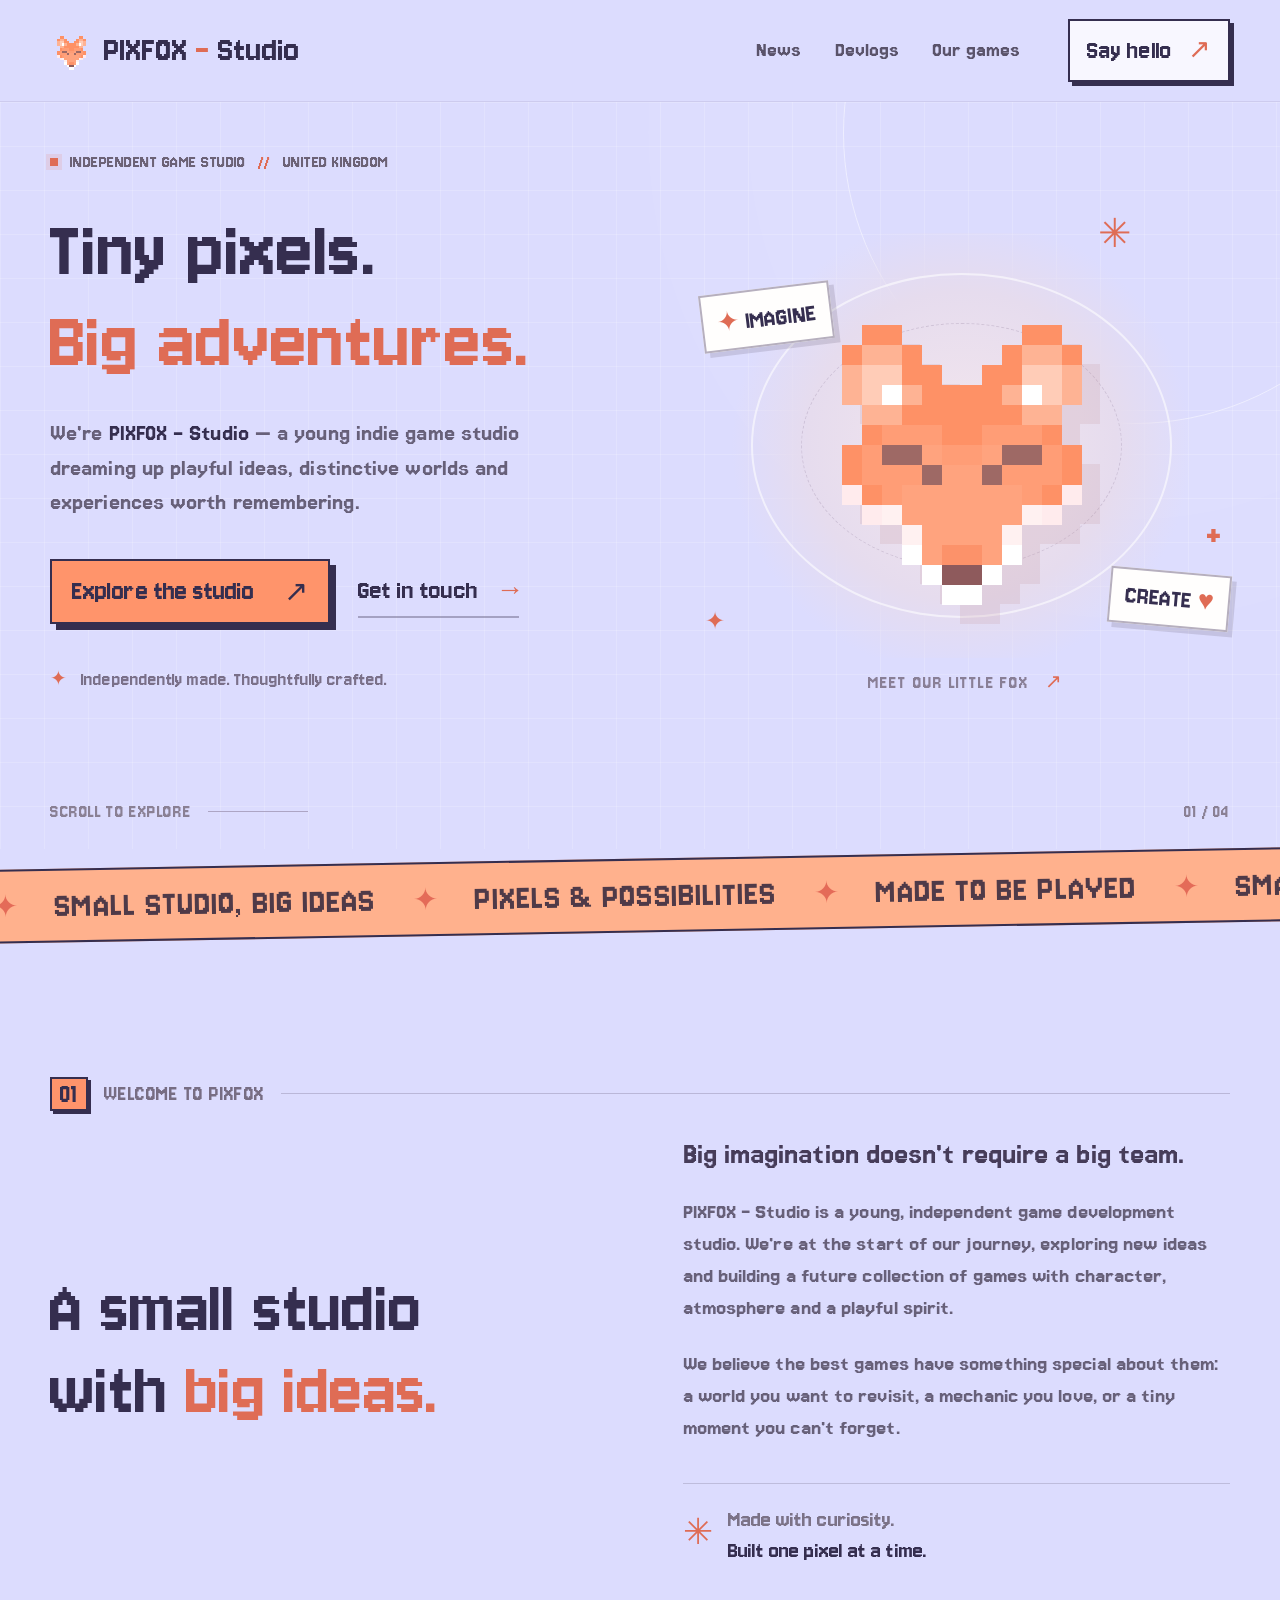
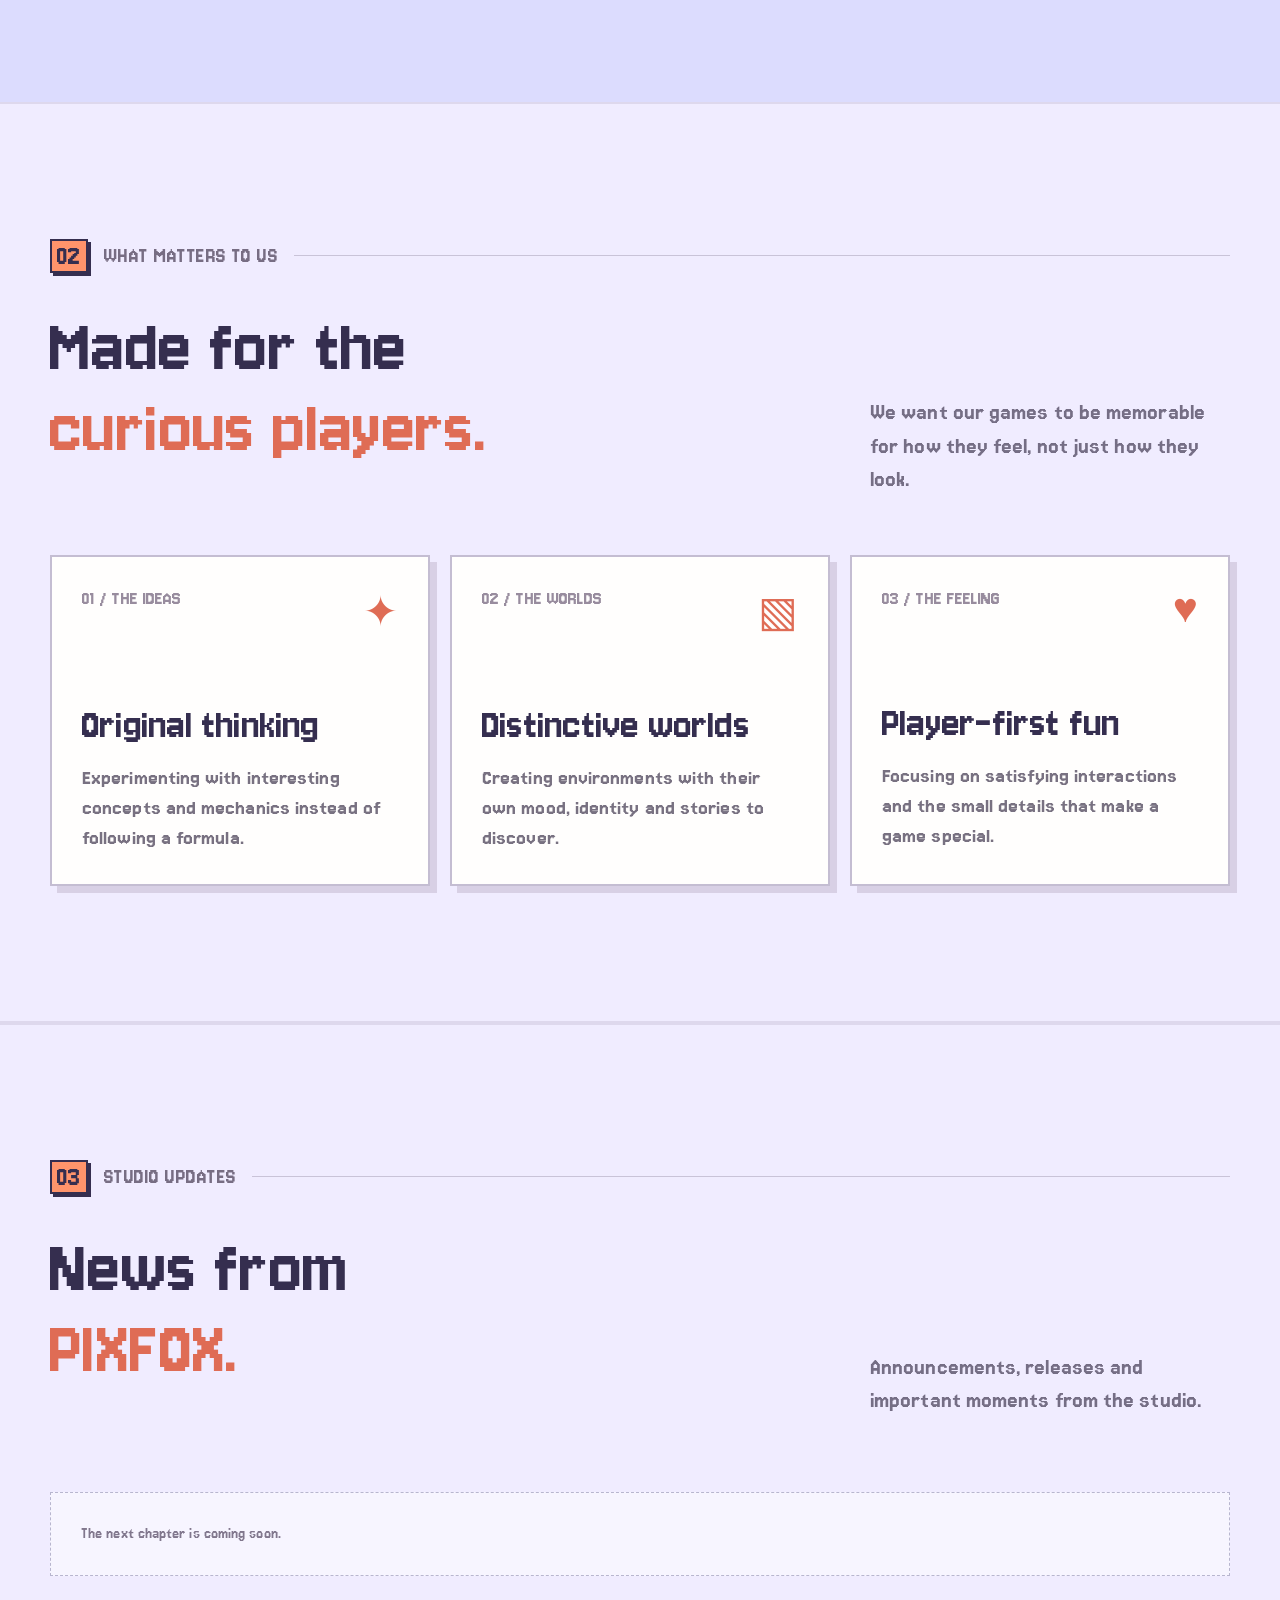
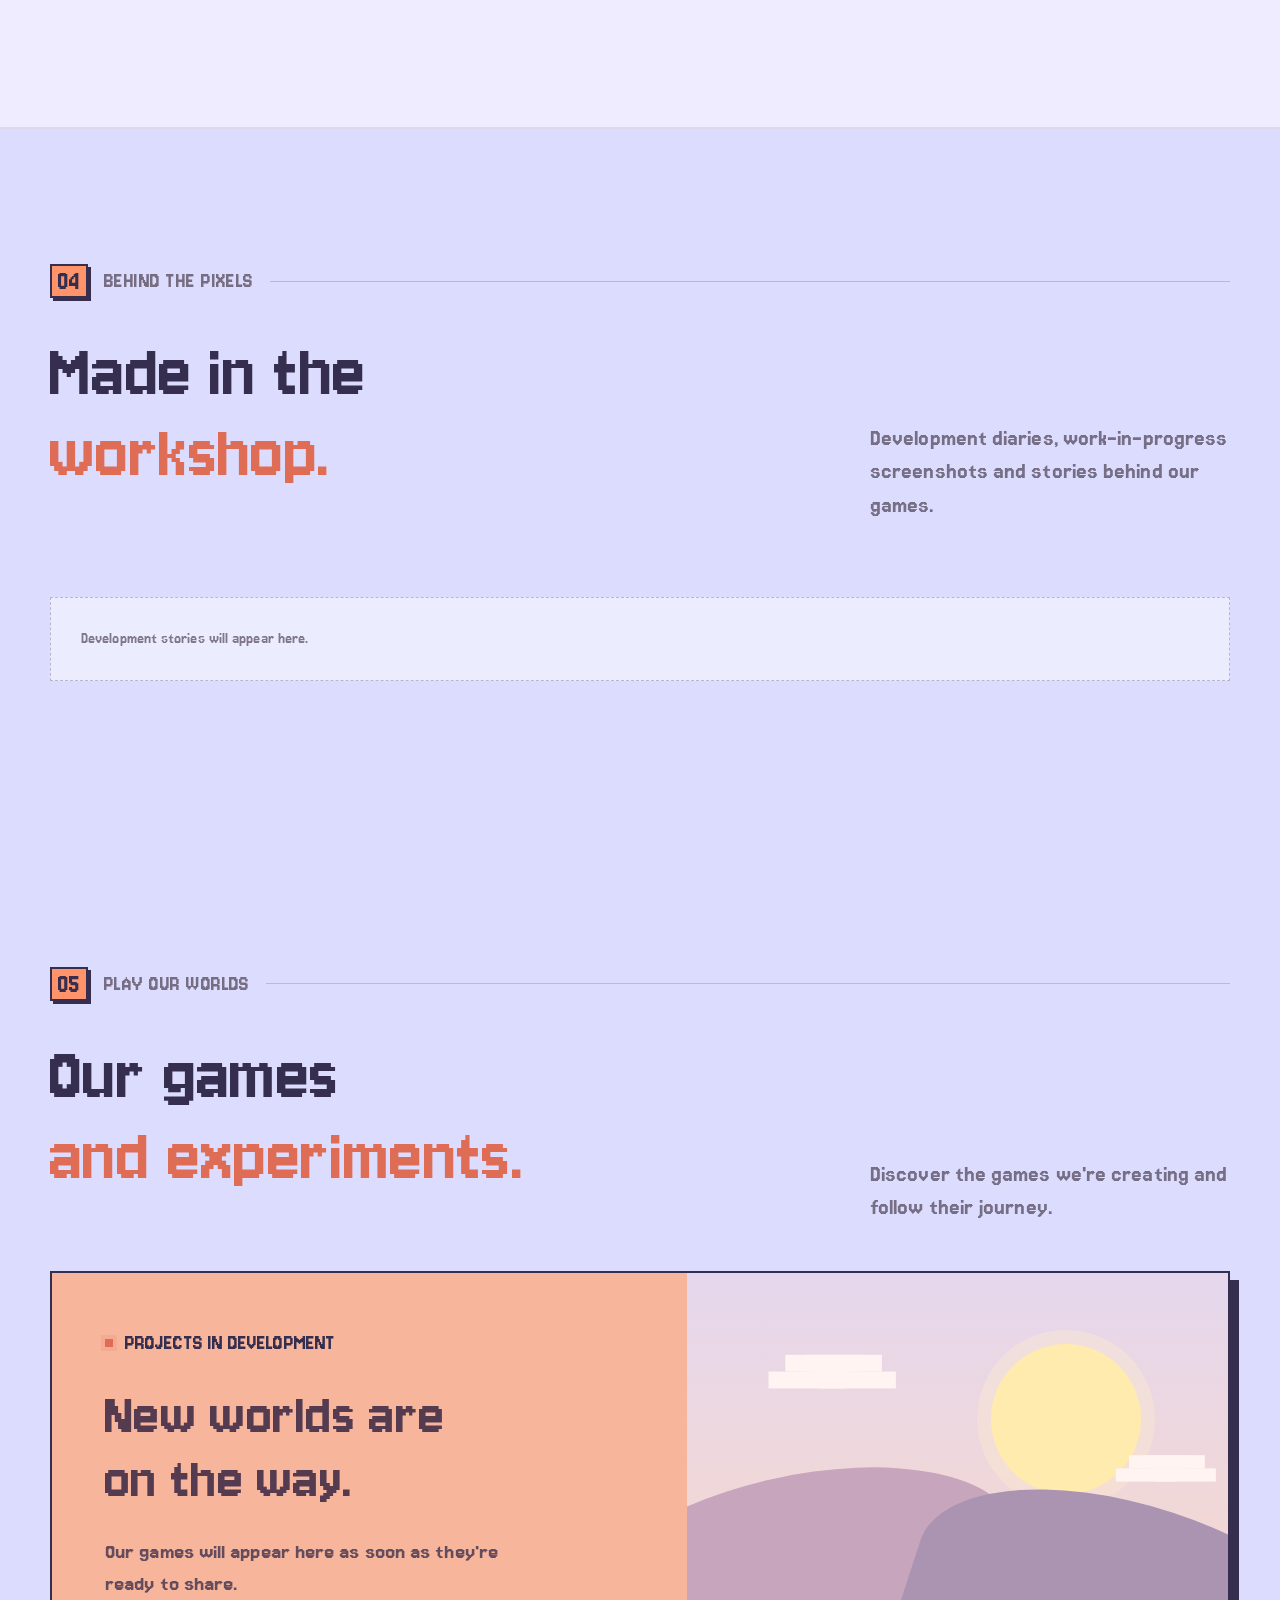
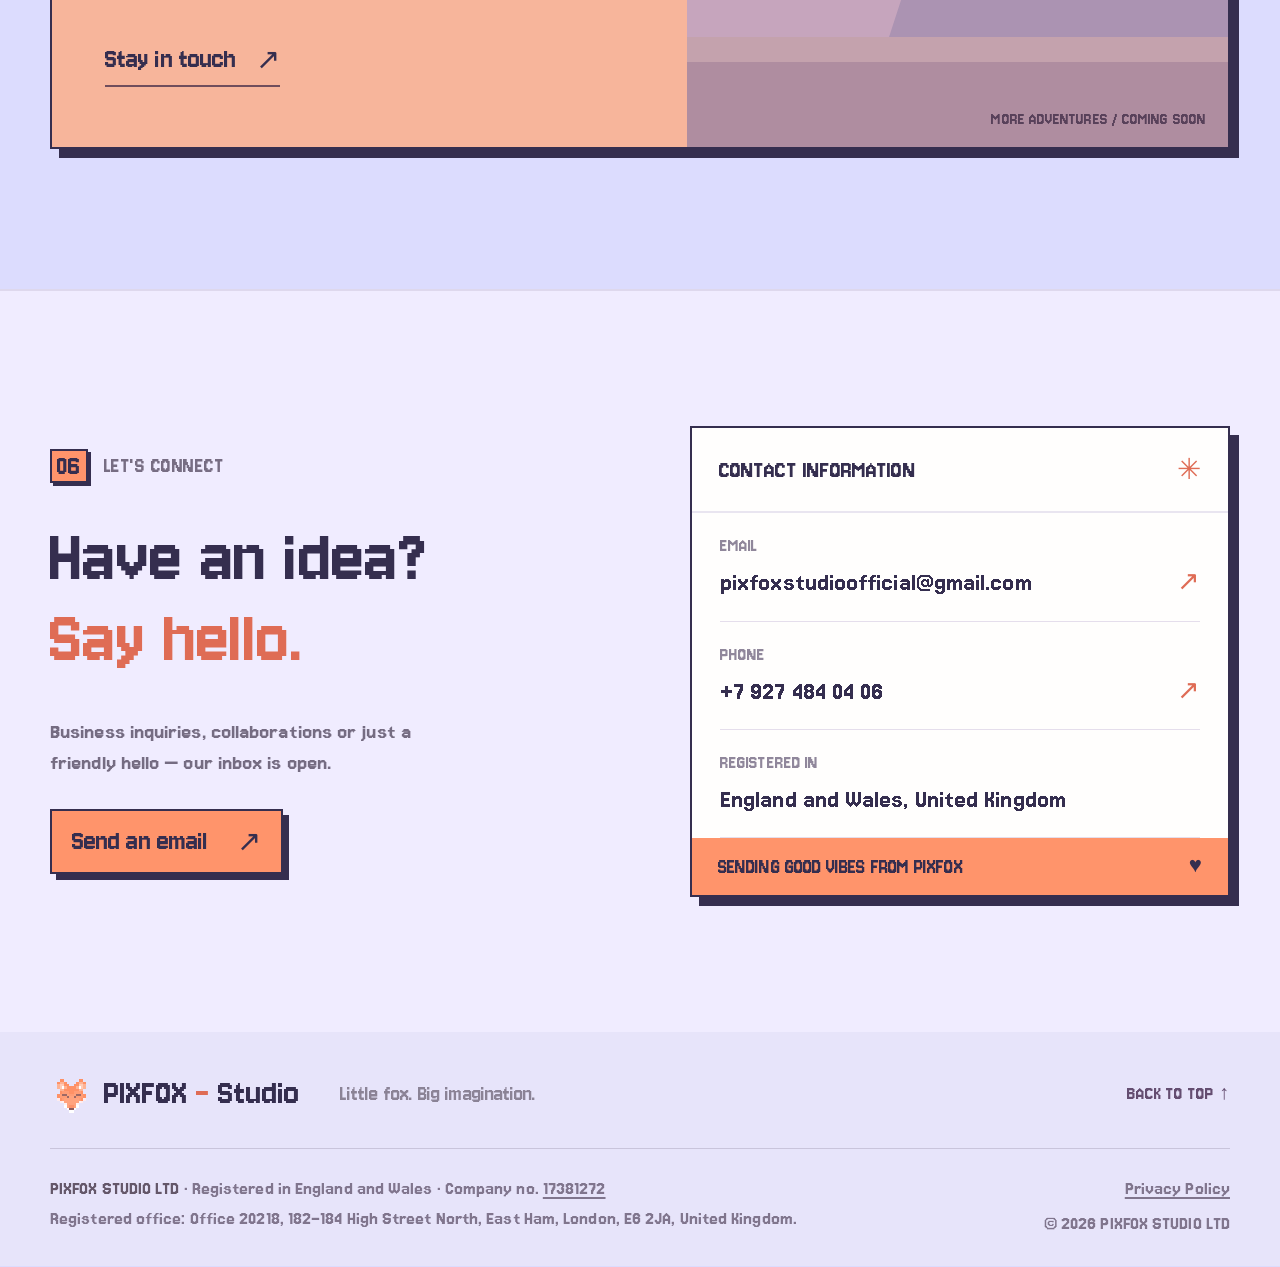
<file: index.html>
<!doctype html>
<html lang="en">
<head>
  <meta charset="utf-8">
  <meta name="viewport" content="width=device-width, initial-scale=1">
  <meta name="theme-color" content="#dcdcfe">
  <meta name="description" content="PIXFOX - Studio is an independent UK game studio bringing playful ideas, memorable worlds and creative adventures to life.">
  <meta name="author" content="PIXFOX STUDIO LTD">
  <meta property="og:type" content="website">
  <meta property="og:title" content="PIXFOX - Studio | Independent Game Studio">
  <meta property="og:description" content="Tiny pixels. Big adventures. Meet PIXFOX - Studio, an independent game studio.">
  <meta property="og:url" content="https://pixfoxstudio.github.io/">
  <meta property="og:image" content="https://pixfoxstudio.github.io/assets/pixfox-logo.png">
  <meta name="twitter:card" content="summary_large_image">
  <link rel="canonical" href="https://pixfoxstudio.github.io/">
  <link rel="icon" href="assets/pixfox-fox.png" type="image/png">
  <link rel="stylesheet" href="styles.css">
  <script src="script.js" defer></script>
  <script type="application/ld+json">{"@context":"https://schema.org","@type":"Organization","name":"PIXFOX STUDIO LTD","alternateName":"PIXFOX - Studio","url":"https://pixfoxstudio.github.io/","email":"pixfoxstudioofficial@gmail.com","telephone":"+79274840406","address":{"@type":"PostalAddress","streetAddress":"Office 20218, 182–184 High Street North","addressLocality":"East Ham, London","postalCode":"E6 2JA","addressCountry":"GB"}}</script>
  <title>PIXFOX - Studio | Independent Game Studio</title>
</head>
<body>
  <a href="#main" class="skip-link">Skip to main content</a>
  <header class="site-header" id="top">
    <nav class="nav container" aria-label="Main navigation">
      <a class="brand" href="#top" aria-label="PIXFOX - Studio — homepage">
        <img src="assets/pixfox-fox.png" width="40" height="40" alt="">
        <span>PIXFOX<span class="brand-dash"> - </span><span class="brand-studio">Studio</span></span>
      </a>
      <div class="nav-links">
        <a href="#news">News</a>
        <a href="#devlogs">Devlogs</a>
        <a href="#games">Our games</a>
      </div>
      <a class="nav-cta" href="#contact">Say hello <span aria-hidden="true">↗</span></a>
    </nav>
  </header>

  <main id="main">
    <section class="hero" aria-labelledby="hero-title">
      <div class="container hero-layout">
        <div class="hero-copy">
          <div class="eyebrow"><span class="online-dot" aria-hidden="true"></span> INDEPENDENT GAME STUDIO <span class="eye-split">//</span> UNITED KINGDOM</div>
          <h1 id="hero-title">Tiny pixels.<br><span class="text-orange">Big adventures.</span></h1>
          <p class="hero-lead">We're <strong>PIXFOX - Studio</strong> — a young indie game studio dreaming up playful ideas, distinctive worlds and experiences worth remembering.</p>
          <div class="hero-actions">
            <a class="pixel-btn primary-btn" href="#about">Explore the studio <span aria-hidden="true">↗</span></a>
            <a class="text-link" href="#contact">Get in touch <span aria-hidden="true">→</span></a>
          </div>
          <p class="hero-detail"><span aria-hidden="true">✦</span> Independently made. Thoughtfully crafted.</p>
        </div>
        <div class="hero-visual" aria-label="PIXFOX pixel-art fox mascot">
          <div class="pixel-star star-one" aria-hidden="true">✳</div>
          <div class="pixel-star star-two" aria-hidden="true">✦</div>
          <div class="pixel-star star-three" aria-hidden="true">+</div>
          <div class="fox-platform">
            <div class="fox-orbit fox-orbit-one" aria-hidden="true"></div>
            <div class="fox-orbit fox-orbit-two" aria-hidden="true"></div>
            <img class="hero-fox" src="assets/pixfox-fox.png" width="18" height="18" alt="PIXFOX's original pixel fox">
          </div>
          <div class="floating-note note-one"><span>✦</span> IMAGINE</div>
          <div class="floating-note note-two">CREATE <span>♥</span></div>
          <div class="hero-visual-caption">MEET OUR LITTLE FOX <span aria-hidden="true">↗</span></div>
        </div>
      </div>
      <div class="hero-bottom container"><span>SCROLL TO EXPLORE</span><span class="hero-line" aria-hidden="true"></span><span class="hero-index">01 / 04</span></div>
    </section>

    <div class="ticker" aria-hidden="true">
      <div class="ticker-track"><span>✦</span> SMALL STUDIO, BIG IDEAS <span>✦</span> PIXELS &amp; POSSIBILITIES <span>✦</span> MADE TO BE PLAYED <span>✦</span> SMALL STUDIO, BIG IDEAS <span>✦</span> PIXELS &amp; POSSIBILITIES <span>✦</span> MADE TO BE PLAYED</div>
    </div>

    <section class="section about-section container" id="about" aria-labelledby="about-title">
      <div class="section-top" data-reveal><span class="number-chip">01</span><span class="section-kicker">WELCOME TO PIXFOX</span><span class="section-rule"></span></div>
      <div class="about-grid">
        <div data-reveal>
          <h2 class="section-title" id="about-title">A small studio<br>with <em>big ideas.</em></h2>

        </div>
        <div class="about-text" data-reveal>
          <p class="large-intro">Big imagination doesn't require a big team.</p>
          <p>PIXFOX - Studio is a young, independent game development studio. We're at the start of our journey, exploring new ideas and building a future collection of games with character, atmosphere and a playful spirit.</p>
          <p>We believe the best games have something special about them: a world you want to revisit, a mechanic you love, or a tiny moment you can't forget.</p>
          <div class="handwritten-note"><span class="note-symbol" aria-hidden="true">✳</span><span>Made with curiosity.<br><strong>Built one pixel at a time.</strong></span></div>
        </div>
      </div>
    </section>

    <section class="section vision-section" id="vision" aria-labelledby="vision-title">
      <div class="container">
        <div class="section-top" data-reveal><span class="number-chip">02</span><span class="section-kicker">WHAT MATTERS TO US</span><span class="section-rule"></span></div>
        <div class="section-heading-row" data-reveal><h2 class="section-title" id="vision-title">Made for the<br><em>curious players.</em></h2><p>We want our games to be memorable for how they feel, not just how they look.</p></div>
        <div class="feature-grid">
          <article class="feature-card" data-reveal><div class="feature-top"><span>01 / THE IDEAS</span><span class="feature-icon" aria-hidden="true">✦</span></div><h3>Original thinking</h3><p>Experimenting with interesting concepts and mechanics instead of following a formula.</p></article>
          <article class="feature-card" data-reveal><div class="feature-top"><span>02 / THE WORLDS</span><span class="feature-icon" aria-hidden="true">▧</span></div><h3>Distinctive worlds</h3><p>Creating environments with their own mood, identity and stories to discover.</p></article>
          <article class="feature-card" data-reveal><div class="feature-top"><span>03 / THE FEELING</span><span class="feature-icon" aria-hidden="true">♥</span></div><h3>Player-first fun</h3><p>Focusing on satisfying interactions and the small details that make a game special.</p></article>
        </div>
      </div>
    </section>

    <section class="section cms-news-section" id="news" aria-labelledby="news-title">
      <div class="container">
        <div class="section-top" data-reveal><span class="number-chip">03</span><span class="section-kicker">STUDIO UPDATES</span><span class="section-rule"></span></div>
        <div class="section-heading-row" data-reveal><h2 class="section-title" id="news-title">News from<br><em>PIXFOX.</em></h2><p>Announcements, releases and important moments from the studio.</p></div>
        <div id="news-list" class="cms-news-grid"><p class="cms-empty">The next chapter is coming soon.</p></div>
      </div>
    </section>

    <section class="section cms-devlogs-section" id="devlogs" aria-labelledby="devlogs-title">
      <div class="container">
        <div class="section-top" data-reveal><span class="number-chip">04</span><span class="section-kicker">BEHIND THE PIXELS</span><span class="section-rule"></span></div>
        <div class="section-heading-row" data-reveal><h2 class="section-title" id="devlogs-title">Made in the<br><em>workshop.</em></h2><p>Development diaries, work-in-progress screenshots and stories behind our games.</p></div>
        <div id="devlogs-list" class="cms-devlogs-grid"><p class="cms-empty">Development stories will appear here.</p></div>
      </div>
    </section>

    <section class="section projects-section container" id="games" aria-labelledby="games-title">
      <div class="section-top" data-reveal><span class="number-chip">05</span><span class="section-kicker">PLAY OUR WORLDS</span><span class="section-rule"></span></div>
      <div class="section-heading-row projects-header" data-reveal><h2 class="section-title" id="games-title">Our games<br><em>and experiments.</em></h2><p>Discover the games we're creating and follow their journey.</p></div>
      <div id="games-list" class="cms-game-grid">
        <div class="project-card" data-reveal>
          <div class="project-copy"><div class="project-label"><span class="online-dot" aria-hidden="true"></span> PROJECTS IN DEVELOPMENT</div><h3>New worlds are<br>on the way.</h3><p>Our games will appear here as soon as they're ready to share.</p><a href="mailto:pixfoxstudioofficial@gmail.com?subject=PIXFOX%20Studio%20inquiry">Stay in touch <span aria-hidden="true">↗</span></a></div>
          <div class="project-scene" aria-hidden="true"><div class="scene-sun"></div><div class="scene-cloud cloud-a"></div><div class="scene-cloud cloud-b"></div><div class="scene-hill hill-one"></div><div class="scene-hill hill-two"></div><div class="scene-terrain"></div></div>
          <span class="project-id">MORE ADVENTURES / COMING SOON</span>
        </div>
      </div>
    </section>

    <section class="section contact-section" id="contact" aria-labelledby="contact-title">
      <div class="container contact-layout">
        <div class="contact-copy" data-reveal>
          <div class="section-top"><span class="number-chip">06</span><span class="section-kicker">LET'S CONNECT</span></div>
          <h2 class="section-title" id="contact-title">Have an idea?<br><em>Say hello.</em></h2>
          <p>Business inquiries, collaborations or just a friendly hello — our inbox is open.</p>
          <a class="pixel-btn primary-btn" href="mailto:pixfoxstudioofficial@gmail.com?subject=Hello%20PIXFOX%20-%20Studio">Send an email <span aria-hidden="true">↗</span></a>
        </div>
        <div class="contact-card" data-reveal>
          <div class="contact-card-title">CONTACT INFORMATION <span aria-hidden="true">✳</span></div>
          <div class="contact-item"><span>EMAIL</span><a href="mailto:pixfoxstudioofficial@gmail.com">pixfoxstudioofficial@gmail.com <span aria-hidden="true">↗</span></a></div>
          <div class="contact-item"><span>PHONE</span><a href="tel:+79274840406">+7 927 484 04 06 <span aria-hidden="true">↗</span></a></div>
          <div class="contact-item"><span>REGISTERED IN</span><strong>England and Wales, United Kingdom</strong></div>
          <div class="contact-card-foot">SENDING GOOD VIBES FROM PIXFOX <span aria-hidden="true">♥</span></div>
        </div>
      </div>
    </section>
  </main>

  <footer class="site-footer">
    <div class="container">
      <div class="footer-top"><a class="brand" href="#top"><img src="assets/pixfox-fox.png" alt="" width="38" height="38"><span>PIXFOX<span class="brand-dash"> - </span><span class="brand-studio">Studio</span></span></a><p>Little fox. Big imagination.</p><a href="#top" class="back-to-top">BACK TO TOP ↑</a></div>
      <div class="footer-bottom">
        <div class="company-legal"><strong>PIXFOX STUDIO LTD</strong> · Registered in England and Wales · Company no. <a href="https://find-and-update.company-information.service.gov.uk/company/17381272" target="_blank" rel="noopener noreferrer">17381272</a><p>Registered office: Office 20218, 182–184 High Street North, East Ham, London, E6 2JA, United Kingdom.</p></div>
        <div class="footer-end"><a href="privacy.html">Privacy Policy</a><span>© <span id="year">2026</span> PIXFOX STUDIO LTD</span></div>
      </div>
    </div>
  </footer>
</body>
</html>
</file>
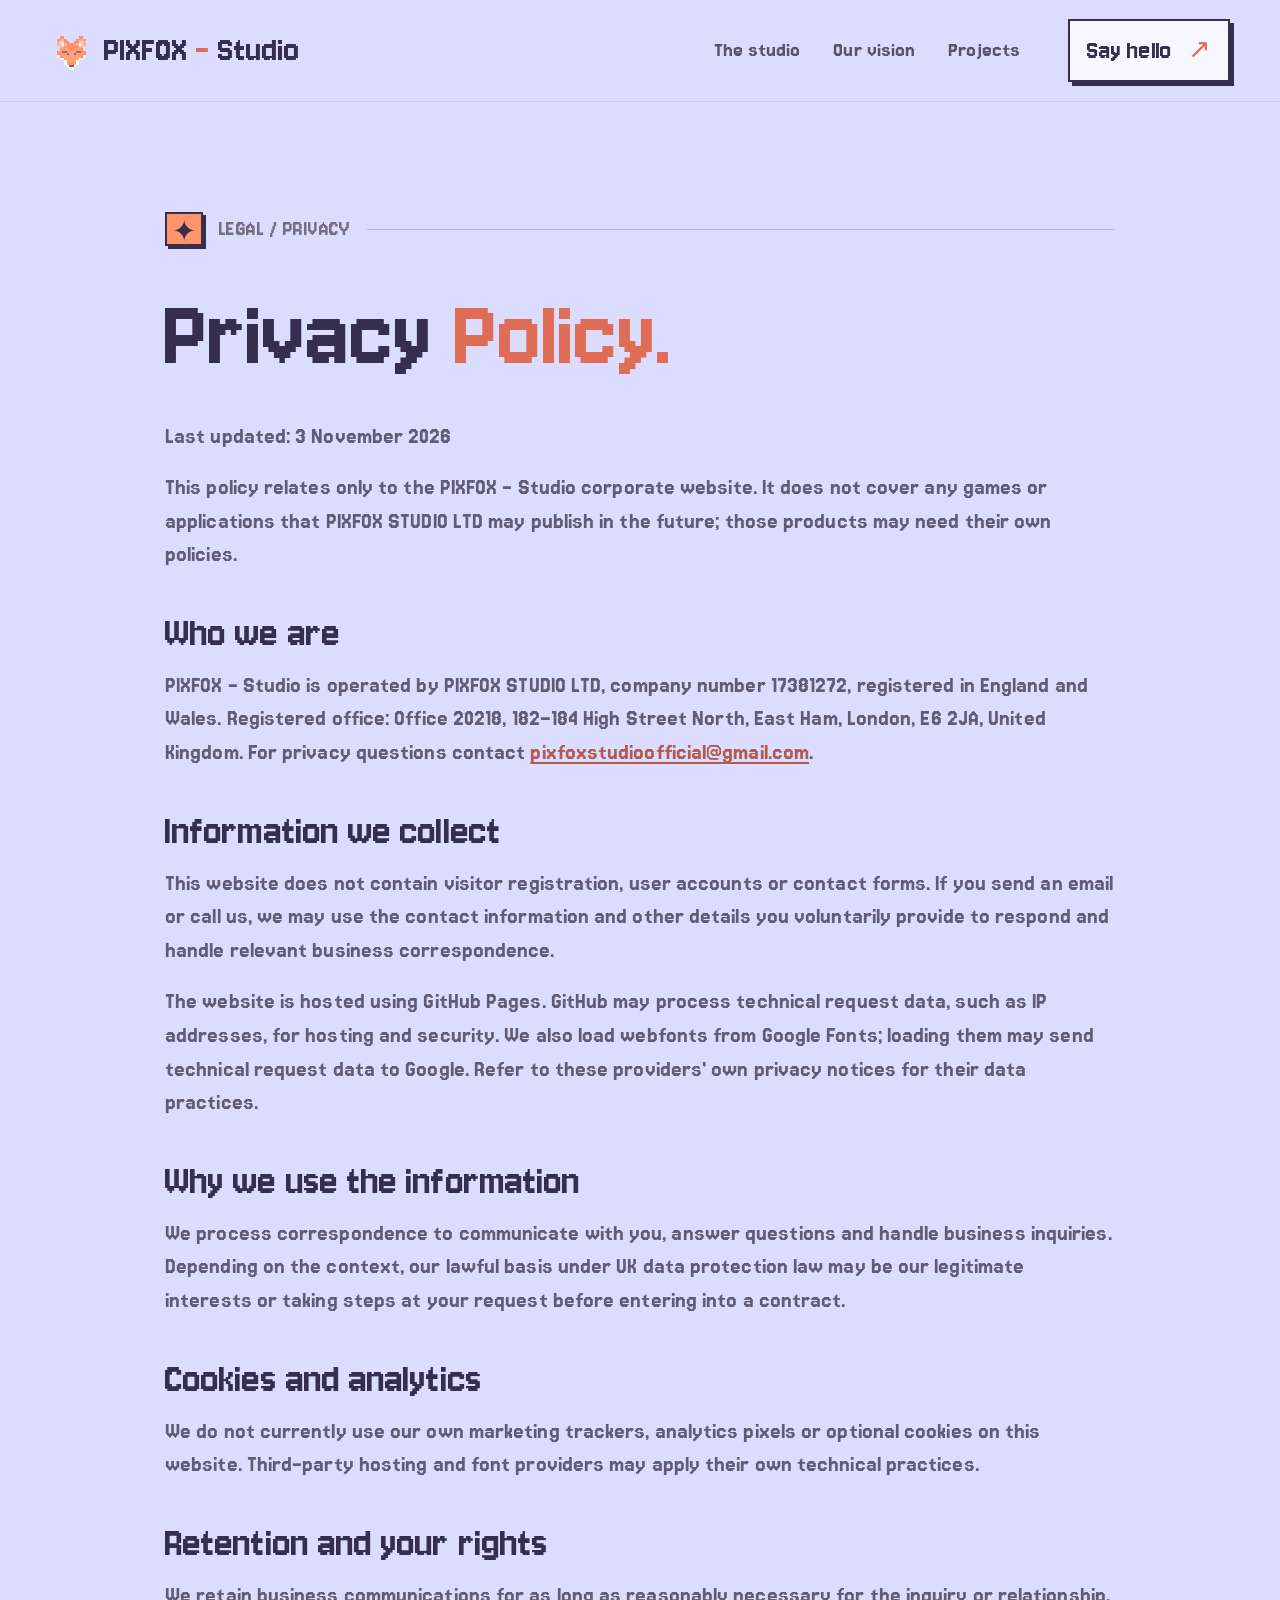
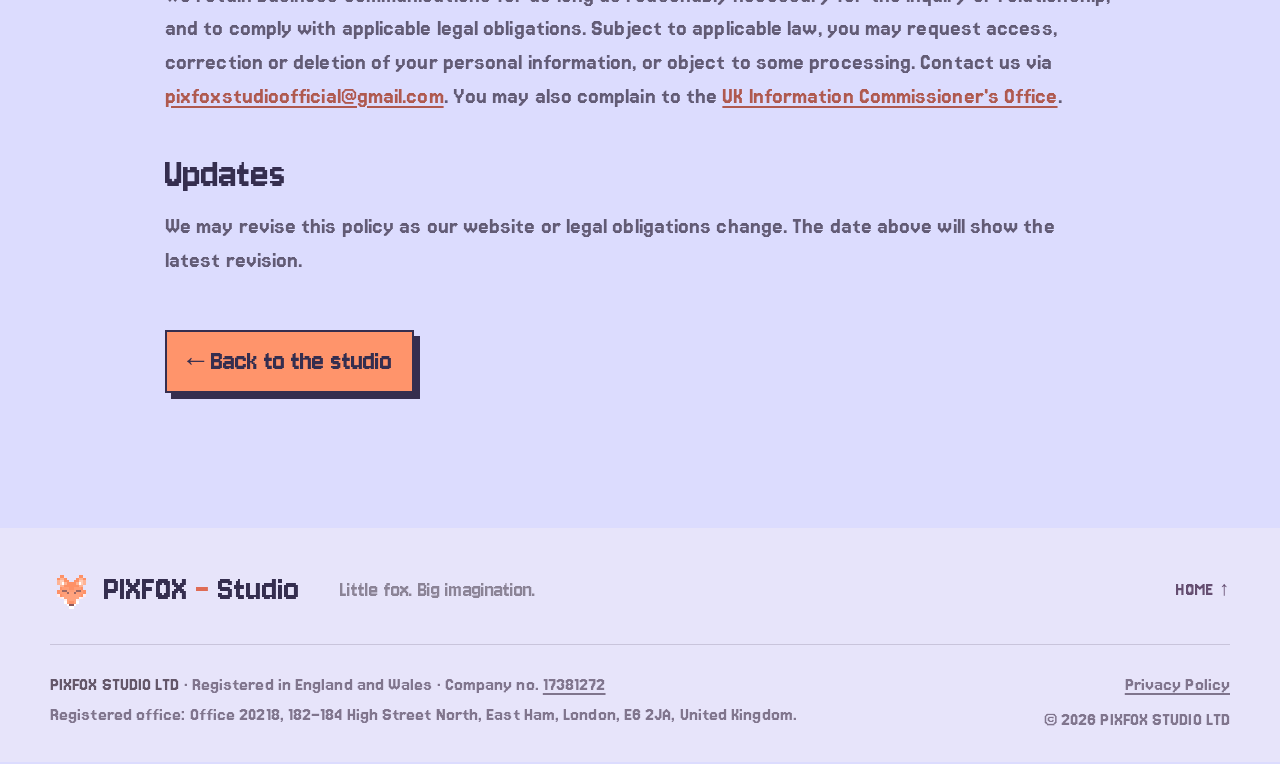
<file: privacy.html>
<!doctype html>
<html lang="en">
<head>
  <meta charset="utf-8">
  <meta name="viewport" content="width=device-width, initial-scale=1">
  <meta name="theme-color" content="#dcdcfe">
  <meta name="description" content="Privacy information for the official PIXFOX - Studio website, operated by PIXFOX STUDIO LTD.">
  <link rel="canonical" href="https://pixfoxstudio.github.io/privacy.html">
  <link rel="icon" type="image/png" href="assets/pixfox-fox.png">
  <link rel="stylesheet" href="styles.css">
  <script src="script.js" defer></script>
  <title>Privacy Policy | PIXFOX - Studio</title>
</head>
<body>
  <a href="#main" class="skip-link">Skip to main content</a>
  <header class="site-header">
    <nav class="nav container" aria-label="Main navigation">
      <a class="brand" href="./" aria-label="PIXFOX - Studio homepage"><img src="assets/pixfox-fox.png" width="40" height="40" alt=""><span>PIXFOX<span class="brand-dash"> - </span><span class="brand-studio">Studio</span></span></a>
      <div class="nav-links"><a href="./#about">The studio</a><a href="./#vision">Our vision</a><a href="./#projects">Projects</a></div>
      <a class="nav-cta" href="./#contact">Say hello <span aria-hidden="true">↗</span></a>
    </nav>
  </header>
  <main id="main" class="legal-main">
    <div class="container">
      <div class="section-top"><span class="number-chip">✦</span><span class="section-kicker">LEGAL / PRIVACY</span><span class="section-rule"></span></div>
      <h1>Privacy <em>Policy.</em></h1>
      <div class="legal-text">
        <p><strong>Last updated: 3 November 2026</strong></p>
        <p>This policy relates only to the PIXFOX - Studio corporate website. It does not cover any games or applications that PIXFOX STUDIO LTD may publish in the future; those products may need their own policies.</p>
        <h2>Who we are</h2>
        <p>PIXFOX - Studio is operated by PIXFOX STUDIO LTD, company number 17381272, registered in England and Wales. Registered office: Office 20218, 182–184 High Street North, East Ham, London, E6 2JA, United Kingdom. For privacy questions contact <a href="mailto:pixfoxstudioofficial@gmail.com">pixfoxstudioofficial@gmail.com</a>.</p>
        <h2>Information we collect</h2>
        <p>This website does not contain visitor registration, user accounts or contact forms. If you send an email or call us, we may use the contact information and other details you voluntarily provide to respond and handle relevant business correspondence.</p>
        <p>The website is hosted using GitHub Pages. GitHub may process technical request data, such as IP addresses, for hosting and security. We also load webfonts from Google Fonts; loading them may send technical request data to Google. Refer to these providers' own privacy notices for their data practices.</p>
        <h2>Why we use the information</h2>
        <p>We process correspondence to communicate with you, answer questions and handle business inquiries. Depending on the context, our lawful basis under UK data protection law may be our legitimate interests or taking steps at your request before entering into a contract.</p>
        <h2>Cookies and analytics</h2>
        <p>We do not currently use our own marketing trackers, analytics pixels or optional cookies on this website. Third-party hosting and font providers may apply their own technical practices.</p>
        <h2>Retention and your rights</h2>
        <p>We retain business communications for as long as reasonably necessary for the inquiry or relationship, and to comply with applicable legal obligations. Subject to applicable law, you may request access, correction or deletion of your personal information, or object to some processing. Contact us via <a href="mailto:pixfoxstudioofficial@gmail.com">pixfoxstudioofficial@gmail.com</a>. You may also complain to the <a href="https://ico.org.uk/" target="_blank" rel="noopener noreferrer">UK Information Commissioner's Office</a>.</p>
        <h2>Updates</h2>
        <p>We may revise this policy as our website or legal obligations change. The date above will show the latest revision.</p>
      </div>
      <a class="pixel-btn primary-btn legal-return" href="./">← Back to the studio</a>
    </div>
  </main>
  <footer class="site-footer">
    <div class="container">
      <div class="footer-top"><a class="brand" href="./"><img src="assets/pixfox-fox.png" width="38" height="38" alt=""><span>PIXFOX<span class="brand-dash"> - </span><span class="brand-studio">Studio</span></span></a><p>Little fox. Big imagination.</p><a class="back-to-top" href="./">HOME ↑</a></div>
      <div class="footer-bottom"><div class="company-legal"><strong>PIXFOX STUDIO LTD</strong> · Registered in England and Wales · Company no. <a href="https://find-and-update.company-information.service.gov.uk/company/17381272" target="_blank" rel="noopener noreferrer">17381272</a><p>Registered office: Office 20218, 182–184 High Street North, East Ham, London, E6 2JA, United Kingdom.</p></div><div class="footer-end"><a href="privacy.html" aria-current="page">Privacy Policy</a><span>© <span id="year">2026</span> PIXFOX STUDIO LTD</span></div></div>
    </div>
  </footer>
</body>
</html>
</file>
<file: styles.css>
@import url('https://fonts.googleapis.com/css2?family=Jersey+10&family=Jersey+15&display=swap');
:root{--lavender:#dcdcfe;--lavender-light:#ececff;--panel:#f9f8ff;--paper:#fffefd;--deep:#352e4f;--text:#605b76;--subtle:#827d95;--orange:#ff946b;--orange-dark:#df6c55;--peach:#ffc2a7;--border:#b8b6cf;--shadow:#bab5d5;--font:'Jersey 15',monospace;--pixel:'Jersey 10',monospace}
*{box-sizing:border-box}html{scroll-behavior:smooth;scroll-padding-top:90px}body{margin:0;background:var(--lavender);color:var(--deep);font-family:var(--font);-webkit-font-smoothing:antialiased;overflow-x:hidden}a{color:inherit;text-decoration:none}img{display:block;max-width:100%}button,a{-webkit-tap-highlight-color:transparent}a:focus-visible{outline:3px dashed var(--orange-dark);outline-offset:5px}::selection{background:var(--orange);color:var(--deep)}.container{width:min(1180px,calc(100% - 88px));margin:auto}.skip-link{position:absolute;left:12px;top:-60px;padding:12px;background:#fff;z-index:100}.skip-link:focus{top:12px}
.site-header{height:102px;position:relative;z-index:8;border-bottom:1px solid rgba(97,87,120,.12)}.nav{display:flex;align-items:center;justify-content:space-between;gap:20px;height:100%}.brand{display:flex;align-items:center;gap:11px;font-family:var(--pixel);font-size:28px;line-height:1;font-weight:700;letter-spacing:-.04em;white-space:nowrap}.brand img{width:43px;height:43px;object-fit:contain;image-rendering:pixelated;transition:transform .25s steps(3)}.brand:hover img{transform:rotate(-9deg) translateY(-3px)}.brand-dash{color:var(--orange-dark)}.brand-studio{font-weight:500}.nav-links{display:flex;align-items:center;gap:33px;margin-left:auto;margin-right:28px}.nav-links a{font-size:13px;color:#5a536a;font-weight:700;transition:color .2s}.nav-links a:hover{color:var(--orange-dark)}.nav-cta{font-family:var(--pixel);font-size:17px;font-weight:700;background:#f8f7ff;border:2px solid var(--deep);box-shadow:4px 4px 0 var(--deep);padding:11px 17px;white-space:nowrap;transition:transform .18s,box-shadow .18s}.nav-cta:hover{transform:translate(3px,3px);box-shadow:1px 1px 0 var(--deep)}.nav-cta span{color:var(--orange-dark);padding-left:10px}
.hero{position:relative;min-height:730px;overflow:hidden;background-image:linear-gradient(rgba(255,255,255,.17) 1px,transparent 1px),linear-gradient(90deg,rgba(255,255,255,.17) 1px,transparent 1px);background-size:44px 44px}.hero:before{content:"";position:absolute;width:580px;height:580px;right:-145px;top:-260px;border:1px solid rgba(255,255,255,.5);border-radius:50%;box-shadow:0 0 0 95px rgba(255,255,255,.035),0 0 0 195px rgba(255,255,255,.025)}.hero-layout{display:grid;grid-template-columns:1.08fr .92fr;align-items:center;gap:30px;min-height:650px}.hero-copy{position:relative;z-index:3;padding:50px 0 64px}.eyebrow{display:flex;align-items:center;gap:12px;flex-wrap:wrap;font:700 14px var(--pixel);letter-spacing:.08em;color:#6c6276}.online-dot{display:inline-block;width:8px;height:8px;flex-shrink:0;background:var(--orange-dark);box-shadow:0 0 0 4px rgba(233,104,81,.13);animation:status-pulse 2.4s infinite}.eye-split{color:var(--orange-dark)}h1,.section-title,.project-copy h3{font-family:var(--pixel);font-weight:700;letter-spacing:-.035em}.hero h1{font-size:clamp(56px,5.6vw,86px);line-height:1.12;margin:34px 0 30px}.text-orange,.section-title em{color:var(--orange-dark);font-style:normal}.hero-lead{font-size:16px;line-height:1.85;color:#676079;max-width:495px;margin:0}.hero-lead strong{color:var(--deep)}.hero-actions{display:flex;align-items:center;gap:28px;margin-top:38px;flex-wrap:wrap}.pixel-btn{display:inline-flex;justify-content:space-between;align-items:center;gap:29px;min-height:58px;padding:13px 20px;font:700 18px var(--pixel);border:2px solid var(--deep);box-shadow:6px 6px 0 var(--deep);transition:transform .18s,box-shadow .18s}.pixel-btn:hover{transform:translate(4px,4px);box-shadow:2px 2px 0 var(--deep)}.primary-btn{background:var(--orange);color:var(--deep)}.text-link{font:700 17px var(--pixel);border-bottom:2px solid rgba(58,50,80,.35);padding:10px 0}.text-link span{margin-left:18px;color:var(--orange-dark)}.hero-detail{font:600 14px var(--pixel);color:#7a7089;margin-top:42px}.hero-detail span{color:var(--orange-dark);margin-right:10px}.hero-visual{min-height:550px;position:relative;isolation:isolate}.fox-platform{position:absolute;inset:70px 18px 55px 10px;display:grid;place-items:center;background:radial-gradient(circle at center,#f3e6ed 0%,#e6dcee 47%,transparent 70%)}.fox-orbit{position:absolute;border-radius:50%;border:2px solid rgba(255,255,255,.58);inset:40px;pointer-events:none}.fox-orbit-two{inset:90px;border:1px dashed rgba(139,121,153,.27);animation:rotate 80s linear infinite}.hero-fox{position:relative;width:min(76%,360px);height:auto;image-rendering:pixelated;filter:drop-shadow(18px 19px 0 rgba(194,146,150,.18));animation:fox-float 5s ease-in-out infinite}.pixel-star{position:absolute;z-index:2;color:var(--orange-dark);font-family:var(--pixel);font-size:40px}.star-one{top:46px;right:98px;animation:rotate 18s linear infinite}.star-two{bottom:74px;left:4px;font-size:24px}.star-three{right:8px;bottom:150px}.floating-note{position:absolute;z-index:2;background:var(--paper);padding:11px 14px;font:700 16px var(--pixel);border:2px solid #b6afbe;box-shadow:5px 5px 0 rgba(72,57,82,.16);animation:note-float 5s ease-in-out infinite}.floating-note span{color:var(--orange-dark)}.note-one{top:125px;left:0;transform:rotate(-7deg)}.note-two{right:0;bottom:86px;transform:rotate(5deg);animation-delay:-2s}.hero-visual-caption{position:absolute;bottom:20px;left:0;right:0;text-align:center;color:#897f96;font:700 12px var(--pixel);letter-spacing:.13em}.hero-visual-caption span{color:var(--orange-dark);margin-left:10px}.hero-bottom{display:flex;align-items:center;gap:17px;height:75px;color:#8a8094;font:700 12px var(--pixel);letter-spacing:.09em}.hero-line{height:1px;width:100px;background:#ada5c4}.hero-index{margin-left:auto}
.ticker{height:73px;display:flex;align-items:center;overflow:hidden;background:#ffb18d;border-block:2px solid var(--deep);transform:rotate(-1deg) scale(1.012);position:relative;z-index:2;margin:10px 0}.ticker-track{white-space:nowrap;display:flex;align-items:center;gap:36px;flex-shrink:0;font:700 25px var(--pixel);letter-spacing:.05em;color:#4f3a48;animation:ticker-slide 31s linear infinite}.ticker-track span{font-size:30px;color:#e46b58}
.section{padding:135px 0}.section-top{display:flex;align-items:center;gap:16px}.number-chip{width:38px;height:34px;display:grid;place-items:center;background:var(--orange);border:2px solid var(--deep);font:700 20px var(--pixel);box-shadow:3px 3px 0 var(--deep)}.section-kicker{font:700 15px var(--pixel);color:#776d83;letter-spacing:.07em}.section-rule{height:1px;background:rgba(83,73,101,.25);flex:1}.section-title{font-size:clamp(43px,4.8vw,70px);line-height:1.17;margin:35px 0}.about-grid{display:grid;grid-template-columns:1fr 1fr;align-items:center;gap:85px;margin-top:24px}.about-text{padding-top:0;color:#676079;font-size:15px;line-height:1.85}.about-text p{margin:0 0 23px}.about-text .large-intro{font-size:22px;line-height:1.42;font-weight:800;color:#463c59}.handwritten-note{display:flex;align-items:center;gap:15px;margin-top:39px;padding-top:20px;border-top:1px solid rgba(83,73,101,.22);font:500 16px var(--pixel);color:#7b7287;line-height:1.45}.handwritten-note strong{color:var(--deep)}.note-symbol{font-size:36px;color:var(--orange-dark)}
.vision-section{background:#f0ecff;border-block:2px solid rgba(90,78,106,.12)}.section-heading-row{display:flex;align-items:end;justify-content:space-between;gap:40px;margin-bottom:50px}.section-heading-row>p{font-size:15px;max-width:315px;line-height:1.8;margin:0 0 8px;color:#756e85}.feature-grid{display:grid;grid-template-columns:repeat(3,minmax(0,1fr));gap:20px}.feature-card{background:#fffefd;border:2px solid #c4bdd2;box-shadow:7px 7px 0 #d8d0e5;min-height:320px;padding:30px;transition:transform .2s,box-shadow .2s}.feature-card:hover{transform:translate(4px,4px);box-shadow:3px 3px 0 #d8d0e5}.feature-top{display:flex;align-items:start;justify-content:space-between;font:700 14px var(--pixel);color:#988c9e}.feature-icon{font-size:42px;color:var(--orange-dark)}.feature-card h3{font:700 30px var(--pixel);letter-spacing:-.04em;margin:75px 0 15px}.feature-card p{color:#787181;font-size:14px;line-height:1.75;margin:0}
.projects-section{padding-bottom:140px}.projects-header{margin-bottom:38px}.project-card{min-height:458px;background:#f7b59b;border:2px solid var(--deep);box-shadow:9px 9px 0 var(--deep);display:grid;grid-template-columns:1.08fr .92fr;position:relative;overflow:hidden}.project-copy{padding:58px 53px 60px;z-index:2;position:relative}.project-label{display:flex;align-items:center;gap:12px;font:700 15px var(--pixel)}.project-copy h3{font-size:clamp(39px,3.4vw,54px);line-height:1.14;margin:29px 0 24px;color:#543b50}.project-copy p{max-width:420px;color:#654c5c;font-size:14px;line-height:1.85}.project-copy a{display:inline-flex;gap:20px;align-items:center;margin-top:20px;padding-bottom:8px;border-bottom:2px solid #704d5c;font:700 20px var(--pixel)}.project-scene{position:relative;overflow:hidden;isolation:isolate;background:linear-gradient(#e6d7ee,#f5d7ce 70%)}.scene-sun{position:absolute;width:150px;height:150px;right:16%;top:15%;background:#ffebad;box-shadow:0 0 0 14px rgba(255,238,203,.34);border-radius:50%}.scene-cloud{position:absolute;background:#fff4f1;width:110px;height:24px;box-shadow:24px -24px 0 #fff4f1,52px -24px 0 #fff4f1,72px 0 0 #fff4f1}.cloud-a{top:20%;left:12%;transform:scale(.7)}.cloud-b{right:5%;top:40%;transform:scale(.55)}.scene-hill{position:absolute;bottom:60px;width:85%;height:210px;background:#c6a5bd;border-radius:50% 50% 0 0}.hill-one{left:-23%;transform:rotate(-13deg)}.hill-two{right:-26%;background:#ab93b2;bottom:30px;transform:rotate(18deg)}.scene-terrain{position:absolute;inset:auto 0 0;height:85px;background:#af8da0;box-shadow:0 -25px 0 #c4a2ad}.project-id{position:absolute;right:22px;bottom:18px;font:700 12px var(--pixel);color:rgba(66,46,73,.8)}
.contact-section{background:#f0ecff;border-top:2px solid rgba(90,78,106,.12)}.contact-layout{display:grid;grid-template-columns:1fr 1fr;align-items:center;gap:100px}.contact-copy p{color:#756c82;max-width:405px;line-height:1.8;font-size:15px;margin:0 0 30px}.contact-card{border:2px solid var(--deep);box-shadow:9px 9px 0 var(--deep);background:#fffefd}.contact-card-title{display:flex;align-items:center;justify-content:space-between;padding:24px 27px;border-bottom:2px solid #e9e5f0;font:700 16px var(--pixel)}.contact-card-title span{color:var(--orange-dark);font-size:29px}.contact-item{display:flex;flex-direction:column;gap:11px;margin:0 28px;padding:22px 0;border-bottom:1px solid #e5deec}.contact-item>span{color:#90879b;font:700 13px var(--pixel)}.contact-item a,.contact-item strong{font-size:17px;font-weight:700;overflow-wrap:anywhere}.contact-item a{display:flex;justify-content:space-between;gap:12px}.contact-item a span{color:var(--orange-dark)}.contact-item a:hover{color:var(--orange-dark)}.contact-item:last-of-type{border:0}.contact-card-foot{padding:16px 26px;background:var(--orange);display:flex;align-items:center;justify-content:space-between;gap:10px;font:700 14px var(--pixel)}.contact-card-foot span{font-size:22px}
.site-footer{background:#e7e4fa;padding:40px 0 30px}.footer-top{display:flex;align-items:center;gap:40px;padding-bottom:33px}.footer-top>p{margin:0;color:#8b8396;font:600 16px var(--pixel)}.back-to-top{margin-left:auto;font:700 14px var(--pixel);color:#654e71}.footer-bottom{border-top:1px solid rgba(79,66,94,.2);padding-top:26px;display:flex;justify-content:space-between;gap:35px;color:#80758d;font-size:12px;line-height:1.75}.company-legal strong{color:#645769}.company-legal p{margin:3px 0 0}.company-legal a,.footer-end a{text-decoration:underline;text-underline-offset:3px}.company-legal a:hover,.footer-end a:hover{color:var(--orange-dark)}.footer-end{display:flex;flex-direction:column;align-items:flex-end;gap:8px;white-space:nowrap}.footer-end a{font-weight:700}
.legal-main{padding:110px 0 135px}.legal-main>.container{max-width:950px}.legal-main h1{font:700 clamp(52px,7vw,85px)/1 var(--pixel);margin:36px 0 30px;letter-spacing:-.05em}.legal-main h1 em{color:var(--orange-dark);font-style:normal}.legal-text{font-size:15px;color:#625b75;line-height:1.85}.legal-text h2{font:700 28px var(--pixel);color:var(--deep);margin:38px 0 12px}.legal-text p{margin:0 0 18px}.legal-text a{text-decoration:underline;text-underline-offset:3px;color:#af594f}.legal-return{margin-top:35px}
.reveal-ready [data-reveal]{opacity:0;transform:translateY(21px);transition:opacity .7s ease,transform .7s ease}.reveal-ready [data-reveal].is-visible{opacity:1;transform:translateY(0)}
@keyframes fox-float{0%,100%{transform:translateY(0)}50%{transform:translateY(-14px)}}@keyframes rotate{to{transform:rotate(360deg)}}@keyframes note-float{0%,100%{translate:0 0}50%{translate:0 -9px}}@keyframes status-pulse{50%{box-shadow:0 0 0 7px rgba(233,104,81,.04)}}@keyframes ticker-slide{to{transform:translateX(-50%)}}
@media(max-width:1100px){.hero h1{font-size:clamp(54px,6.1vw,78px)}.contact-layout{gap:58px}.about-grid{gap:65px}.hero-visual{transform:scale(.9);transform-origin:center}}
@media(max-width:820px){.container{width:calc(100% - 44px)}.site-header{height:88px}.nav-links{display:none}.brand{font-size:25px}.hero-layout{grid-template-columns:1fr;min-height:unset;gap:0}.hero-copy{padding:66px 0 12px}.hero h1{font-size:clamp(51px,9.3vw,78px)}.hero-visual{min-height:495px;transform:none}.hero-bottom{height:55px}.about-grid,.contact-layout{grid-template-columns:1fr;gap:20px}.about-text{padding-top:0}.section{padding:94px 0}.section-heading-row{display:block}.section-heading-row>p{max-width:560px}.feature-grid{grid-template-columns:1fr;gap:15px}.feature-card{min-height:225px}.feature-card h3{margin:42px 0 12px}.project-card{grid-template-columns:1fr}.project-scene{min-height:300px}.project-copy{padding:43px 35px}.project-id{color:#654c5c}.contact-card{margin-top:40px}.footer-top>p{display:none}}
@media(max-width:560px){.container{width:calc(100% - 34px)}.brand{font-size:21px;gap:6px}.brand img{width:33px;height:33px}.nav-cta{font-size:14px;padding:8px 10px;box-shadow:3px 3px 0 var(--deep)}.nav-cta span{padding-left:3px}.hero-copy{padding-top:53px}.eyebrow{font-size:12px;gap:7px}.hero h1{font-size:clamp(38px,9.1vw,55px);margin:28px 0 23px}.hero-lead{font-size:14px}.hero-actions{gap:18px}.pixel-btn{font-size:17px;gap:16px;min-height:52px;padding:11px 14px}.hero-detail{font-size:12px;margin-top:30px}.hero-visual{min-height:350px}.fox-platform{inset:32px 7px 25px}.fox-orbit{inset:20px}.fox-orbit-two{inset:65px}.hero-fox{width:71%}.floating-note{font-size:13px;padding:9px}.note-one{top:52px}.note-two{bottom:55px}.hero-visual-caption{font-size:10px;bottom:5px}.hero-bottom{font-size:10px}.ticker{height:60px}.ticker-track{font-size:20px}.section{padding:80px 0}.section-title{font-size:clamp(37px,8.1vw,54px)}.about-grid{gap:20px}.about-text .large-intro{font-size:20px}.feature-card{padding:24px;min-height:220px}.project-copy h3{font-size:clamp(33px,8vw,44px)}.project-copy{padding:35px 24px 43px}.project-scene{min-height:260px}.contact-card-title{font-size:14px;padding:21px}.contact-item{margin:0 19px}.contact-item a,.contact-item strong{font-size:15px}.contact-card-foot{font-size:11px}.footer-top{gap:8px;justify-content:space-between}.footer-bottom{flex-direction:column;gap:18px}.footer-end{align-items:flex-start}.back-to-top{font-size:12px}.legal-main{padding:70px 0 100px}.legal-main h1{font-size:61px}.legal-text{font-size:14px}}
@media(prefers-reduced-motion:reduce){*,*:before,*:after{scroll-behavior:auto!important;animation-duration:.01ms!important;animation-iteration-count:1!important;transition:none!important}.reveal-ready [data-reveal]{opacity:1;transform:none}}

/* Typography v3: narrow pixel headings and consistent readable pixel body copy. */
body{font-size:22px;line-height:1.38;font-synthesis:none;letter-spacing:.004em}
.brand{font-size:37px;letter-spacing:0}
.brand-studio{font-weight:400}
.nav-links a{font-family:var(--font);font-size:22px;font-weight:400}
.nav-cta{font-size:27px;font-weight:400}
.eyebrow{font-size:19px;letter-spacing:.025em;font-weight:400}
h1,.section-title,.project-copy h3{font-weight:400;letter-spacing:.005em}
.hero h1{font-size:clamp(70px,6.8vw,98px);line-height:1.04}
.hero-lead{font-size:25px;line-height:1.38;max-width:520px}
.pixel-btn{font-size:29px;font-weight:400}
.text-link{font-size:28px;font-weight:400}
.hero-detail{font-size:20px;font-weight:400}
.floating-note{font-size:27px;font-weight:400}
.hero-visual-caption{font-size:20px;letter-spacing:.06em;font-weight:400}
.hero-bottom{font-size:20px;font-weight:400;letter-spacing:.03em}
.ticker-track{font-size:37px;font-weight:400;letter-spacing:.025em}
.number-chip{font-size:29px;font-weight:400}
.section-kicker{font-size:23px;font-weight:400;letter-spacing:.02em}
.section-title{font-size:clamp(59px,6.1vw,88px);line-height:1.04}
.about-text{font-size:23px;line-height:1.4}
.about-text .large-intro{font-size:32px;line-height:1.2;font-weight:400}
.handwritten-note,.handwritten-note strong{font-size:24px;font-weight:400;line-height:1.3}
.section-heading-row>p{font-size:24px;line-height:1.4;max-width:360px}
.feature-top{font-size:21px;font-weight:400}
.feature-card h3{font-size:43px;font-weight:400;letter-spacing:.005em;margin-top:65px}
.feature-card p{font-size:22px;line-height:1.36}
.project-label{font-size:23px;font-weight:400}
.project-copy h3{font-size:clamp(49px,4.8vw,68px);line-height:1.04}
.project-copy p{font-size:23px;line-height:1.38}
.project-copy a{font-size:29px;font-weight:400}
.project-id{font-size:18px;font-weight:400}
.contact-copy p{font-size:23px;line-height:1.38}
.contact-card-title{font-size:26px;font-weight:400}
.contact-item>span{font-size:20px;font-weight:400}
.contact-item a,.contact-item strong{font-size:27px;font-weight:400;line-height:1.16}
.contact-card-foot{font-size:22px;font-weight:400}
.footer-top>p{font-size:22px;font-weight:400}
.back-to-top{font-size:20px;font-weight:400}
.footer-bottom{font-size:20px;line-height:1.32}
.footer-end a,.company-legal strong{font-weight:400}
.legal-main h1{font-size:clamp(67px,8vw,110px);font-weight:400;line-height:1.05;letter-spacing:0}
.legal-text{font-size:24px;line-height:1.4}
.legal-text h2{font-size:43px;font-weight:400}
@media(max-width:560px){
body{font-size:21px}
.brand{font-size:27px;gap:6px}
.nav-cta{font-size:22px}
.eyebrow{font-size:17px;letter-spacing:0}
.hero h1{font-size:clamp(49px,9.6vw,62px);line-height:1.06}
.hero-lead{font-size:22px;line-height:1.34}
.pixel-btn{font-size:25px}
.text-link{font-size:24px}
.hero-detail{font-size:18px}
.floating-note{font-size:21px}
.hero-visual-caption,.hero-bottom{font-size:15px}
.ticker-track{font-size:30px}
.section-kicker{font-size:18px}
.number-chip{font-size:26px}
.section-title{font-size:clamp(43px,8.6vw,58px);line-height:1.04}
.about-text{font-size:21px;line-height:1.38}
.about-text .large-intro{font-size:28px}
.handwritten-note,.handwritten-note strong{font-size:22px}
.section-heading-row>p{font-size:21px}
.feature-top{font-size:19px}
.feature-card h3{font-size:36px}
.feature-card p{font-size:21px}
.project-label{font-size:19px}
.project-copy h3{font-size:clamp(43px,8.1vw,53px)}
.project-copy p{font-size:21px}
.project-copy a{font-size:26px}
.project-id{font-size:16px}
.contact-copy p{font-size:21px}
.contact-card-title{font-size:22px}
.contact-item>span{font-size:18px}
.contact-item a,.contact-item strong{font-size:23px}
.contact-card-foot{font-size:18px}
.footer-bottom{font-size:19px}
.back-to-top{font-size:18px}
.legal-main h1{font-size:clamp(57px,13vw,78px)}
.legal-text{font-size:21px;line-height:1.38}
.legal-text h2{font-size:36px}
}
@media(max-width:820px){
.brand{font-size:33px}
.nav-cta{font-size:25px}
.hero h1{font-size:clamp(62px,9vw,88px)}
.section-title{font-size:clamp(54px,8.4vw,76px)}
.project-copy h3{font-size:clamp(50px,7vw,64px)}
}
@media(max-width:1100px){
.hero h1{font-size:clamp(61px,6.6vw,85px)}
.section-title{font-size:clamp(55px,5.8vw,78px)}
}

/* PIXFOX Admin-managed content */
.cms-game-grid{display:grid;grid-template-columns:repeat(2,minmax(0,1fr));gap:22px}
.cms-game-card{min-height:390px;background:#f7b59b;border:2px solid var(--deep);box-shadow:8px 8px 0 var(--deep);display:grid;grid-template-columns:1fr .85fr;position:relative;overflow:hidden}
.cms-game-copy{padding:38px 30px;position:relative;z-index:1}
.cms-game-copy h3{font:400 clamp(34px,3vw,48px)/1.05 var(--pixel);margin:26px 0 17px;color:#543b50}
.cms-game-copy p{font-size:21px;line-height:1.35;color:#654c5c}
.cms-game-platform{font:22px var(--pixel);color:#654c5c;margin-top:18px}
.cms-game-link{display:inline-flex;margin-top:18px;padding-bottom:5px;border-bottom:2px solid #704d5c;font:25px var(--pixel)}
.cms-game-visual{position:relative;display:grid;place-items:center;overflow:hidden;background:linear-gradient(145deg,#e6d7ee,#f5d7ce)}
.cms-game-image{width:100%;height:100%;position:absolute;inset:0;object-fit:cover}
.cms-game-symbol{font:100px var(--pixel);color:var(--orange-dark);text-shadow:5px 5px rgba(255,255,255,.5)}
.cms-news-section{background:#f0ecff;border-block:2px solid rgba(90,78,106,.12)}
.cms-news-grid{display:grid;grid-template-columns:repeat(3,minmax(0,1fr));gap:20px}
.cms-news-card{background:#fffefd;border:2px solid #c4bdd2;box-shadow:6px 6px 0 #d8d0e5;overflow:hidden}
.cms-news-image,.cms-news-placeholder{width:100%;height:190px;object-fit:cover;background:#e7dff0}
.cms-news-placeholder{display:grid;place-items:center;font-size:55px;color:var(--orange-dark)}
.cms-news-copy{padding:22px}
.cms-news-meta{font:19px var(--pixel);color:#92879d}
.cms-news-copy h3{font:400 34px/1.05 var(--pixel);margin:13px 0;color:var(--deep)}
.cms-news-copy p{font-size:21px;line-height:1.35;color:#756e85;margin:0}
@media(max-width:820px){.cms-game-grid{grid-template-columns:1fr}.cms-news-grid{grid-template-columns:1fr 1fr}.cms-game-card{min-height:320px}}
@media(max-width:560px){.cms-news-grid{grid-template-columns:1fr}.cms-game-card{grid-template-columns:1fr}.cms-game-visual{min-height:230px}.cms-game-copy{padding:30px 24px}.cms-news-image,.cms-news-placeholder{height:170px}}

.cms-game-grid > .project-card{grid-column:1/-1}

.cms-news-full{margin-top:14px;border-top:1px solid #e5deec;padding-top:10px;color:#756e85}
.cms-news-full summary{cursor:pointer;font:22px var(--pixel);color:var(--orange-dark)}
.cms-news-full p{white-space:pre-line;margin-top:10px}


/* CMS-powered content sections */
.cms-news-grid,.cms-devlogs-grid{display:grid;grid-template-columns:repeat(2,minmax(0,1fr));gap:22px}
.cms-news-card,.cms-devlog-card,.cms-game-card{background:#fffefd;border:2px solid var(--deep);box-shadow:7px 7px 0 rgba(53,46,79,.22);overflow:hidden}
.cms-news-card{display:grid;grid-template-columns:minmax(130px,.72fr) 1fr;min-height:245px}
.cms-news-image{width:100%;height:100%;min-height:245px;object-fit:cover;background:#e9e2f4}
.cms-news-placeholder{display:grid;place-items:center;min-height:245px;background:#f7d9cf;color:var(--orange-dark);font-size:54px}
.cms-news-copy,.cms-devlog-copy{padding:25px}
.cms-news-meta{font:700 14px var(--pixel);letter-spacing:.06em;color:#98869b;text-transform:uppercase}
.cms-news-copy h3,.cms-devlog-copy h3{font:700 29px/1.12 var(--pixel);margin:16px 0 12px;color:var(--deep)}
.cms-news-copy>p,.cms-devlog-copy>p{font-size:14px;line-height:1.7;color:#756e85;margin:0}
.cms-news-full{margin-top:18px;font:700 16px var(--pixel);color:var(--orange-dark)}
.cms-news-full summary{cursor:pointer}
.cms-news-full p{white-space:pre-wrap;font:400 14px/1.75 var(--font);color:#756e85}
.cms-devlog-card{display:grid;grid-template-columns:1fr 1fr;min-height:260px}
.cms-devlog-visual{position:relative;min-height:260px;background:#e8dff2;overflow:hidden}
.cms-devlog-image{width:100%;height:100%;position:absolute;inset:0;object-fit:cover}
.cms-devlog-symbol{position:absolute;inset:0;display:grid;place-items:center;font-size:64px;color:var(--orange-dark)}
.cms-game-grid{display:grid;grid-template-columns:1fr 1fr;gap:22px}
.cms-game-card{display:grid;grid-template-columns:1fr 1fr;min-height:330px}
.cms-game-copy{padding:30px 26px;display:flex;flex-direction:column;align-items:flex-start}
.cms-game-copy h3{font:700 34px/1.1 var(--pixel);margin:25px 0 14px}
.cms-game-copy>p{font-size:14px;line-height:1.7;color:#756e85;margin:0}
.cms-game-platform{margin-top:16px;font:700 14px var(--pixel);color:#92869a}
.cms-game-link{margin-top:auto;padding-top:20px;font:700 18px var(--pixel);color:var(--orange-dark)}
.cms-game-visual{position:relative;min-height:100%;background:linear-gradient(145deg,#f4d8d0,#dcd7f1);overflow:hidden}
.cms-game-image{position:absolute;inset:0;width:100%;height:100%;object-fit:cover}
.cms-game-symbol{position:absolute;inset:0;display:grid;place-items:center;font-size:66px;color:var(--orange-dark)}
.cms-empty{grid-column:1/-1;padding:30px;background:rgba(255,255,255,.45);border:1px dashed var(--border);color:#81778d;font-size:16px}
@media(max-width:820px){.cms-news-grid,.cms-devlogs-grid,.cms-game-grid{grid-template-columns:1fr}.cms-news-card{grid-template-columns:1fr}.cms-news-image,.cms-news-placeholder{height:210px;min-height:210px}.cms-devlog-card{grid-template-columns:1fr}.cms-devlog-visual{min-height:220px}.cms-game-card{min-height:280px}}
@media(max-width:520px){.cms-game-card{grid-template-columns:1fr}.cms-game-visual{min-height:210px;grid-row:1}.cms-game-copy{min-height:245px}.cms-news-copy,.cms-devlog-copy{padding:22px}}
</file>
